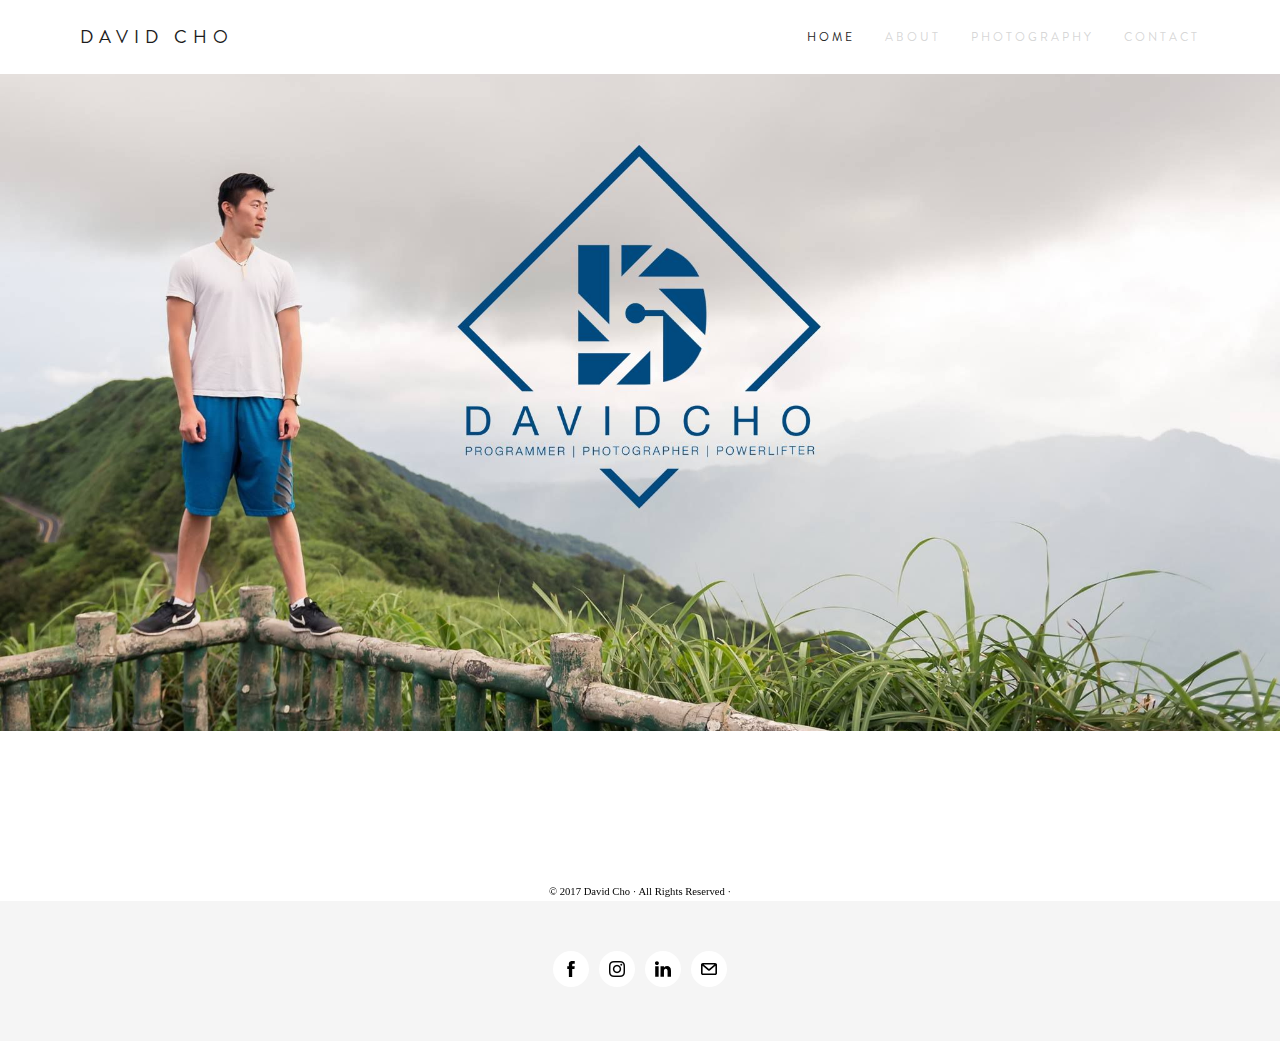
<file: index.html>
<!DOCTYPE html>
<html>
<head>
    <title>DAVID CHO</title>
    <meta name="viewport" content="width=device-width,initial-scale=1">
    <link href='css/nav.css' rel='stylesheet' type='text/css' media="screen">
    <link href='css/footer.css' rel='stylesheet' type='text/css' media="screen">
    <link href='css/base.css' rel='stylesheet' type='text/css' media="screen">
    <link href='css/home.css' rel='stylesheet' type='text/css' media="screen">

    <link rel="icon" href="images/favicon.ico">
    <script type="text/javascript" src="js/jquery-3.1.1.min.js"></script>
    <script>
        (function(i,s,o,g,r,a,m){i['GoogleAnalyticsObject']=r;i[r]=i[r]||function(){
        (i[r].q=i[r].q||[]).push(arguments)},i[r].l=1*new Date();a=s.createElement(o),
        m=s.getElementsByTagName(o)[0];a.async=1;a.src=g;m.parentNode.insertBefore(a,m)
        })(window,document,'script','https://www.google-analytics.com/analytics.js','ga');
        ga('create', 'UA-97316150-1', 'auto');
        ga('send', 'pageview');
    </script>
</head>
<body class="has-nav" style="margin: 0">
    <!-- MOBILE NAVIGATION -->
    <!-- SITE WRAPPER -->
    <div class="site-wrapper" id="site-wrapper">
        <div class="site-inner-wrapper">
            <!-- HEADER -->
            <!-- CONTENT INJECTION HERE -->
            <section>
                <div class="fluid-image-resize" style="background-image: url('images/home.jpg')"></div>
            </section>
            <!-- FOOTER -->
            <!-- COPYRIGHT -->
        </div>
    </div> 
    <script src="js/main.js"></script>
</body>
</html>
</file>
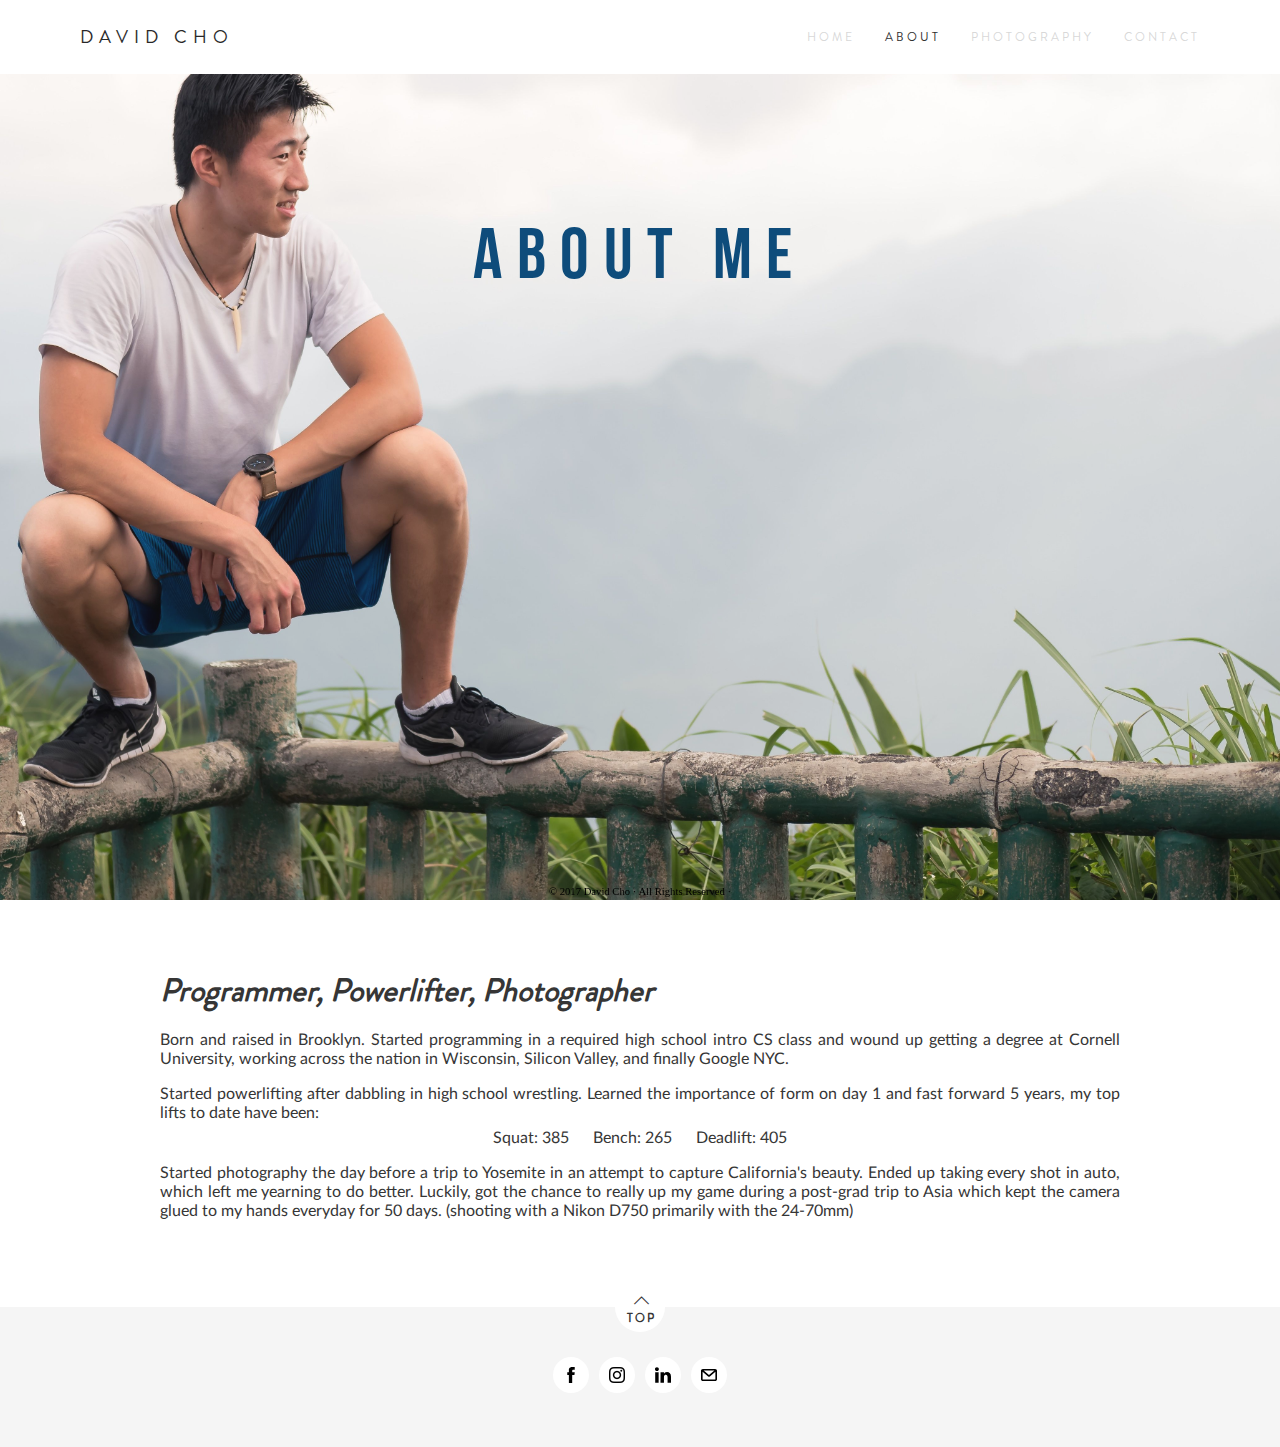
<file: about.html>
<!DOCTYPE html>
<html>
<head>
    <title>About &mdash; DAVID CHO</title>
    <meta name="viewport" content="width=device-width,initial-scale=1">
    <link href='css/nav.css' rel='stylesheet' type='text/css' media="screen">
    <link href='css/footer.css' rel='stylesheet' type='text/css' media="screen">
    <link href='css/base.css' rel='stylesheet' type='text/css' media="screen">

    <link href='css/about.css' rel='stylesheet' type='text/css' media="screen">

    <link rel="icon" href="images/favicon.ico">
    <script type="text/javascript" src="js/jquery-3.1.1.min.js"></script>
</head>
<body class="has-nav">
    <!-- MOBILE NAVIGATION -->
    <!-- SITE WRAPPER -->
    <div class="site-wrapper" id="site-wrapper">
        <div class="site-inner-wrapper">
            <!-- HEADER -->
        </div>
    </div> 
    
    <div class="caption">
        <span class="border">ABOUT ME</span>
    </div>

    <div class="content">
        <h1>Programmer, Powerlifter, Photographer</h1>
        <p>Born and raised in Brooklyn. Started programming in a required high school intro CS class and wound up getting a degree at Cornell University, working across the nation in Wisconsin, Silicon Valley, and finally Google NYC.</p>
        <p>Started powerlifting after dabbling in high school wrestling. Learned the importance of form on day 1 and fast forward 5 years, my top lifts to date have been:<br>
        </p>
        <div>
            <span>
                Squat: 385 &nbsp&nbsp&nbsp&nbsp
                Bench: 265 &nbsp&nbsp&nbsp&nbsp
                Deadlift: 405
            </span>
        </div>
        <p>Started photography the day before a trip to Yosemite in an attempt to capture California's beauty. Ended up taking every shot in auto, which left me yearning to do better. Luckily, got the chance to really up my game during a post-grad trip to Asia which kept the camera glued to my hands everyday for 50 days. (shooting with a Nikon D750 primarily with the 24-70mm)</p>
    </div>
    <!-- FOOTER -->
    <!-- COPYRIGHT -->
    <script src="js/main.js"></script>
</body>
</html>
</file>
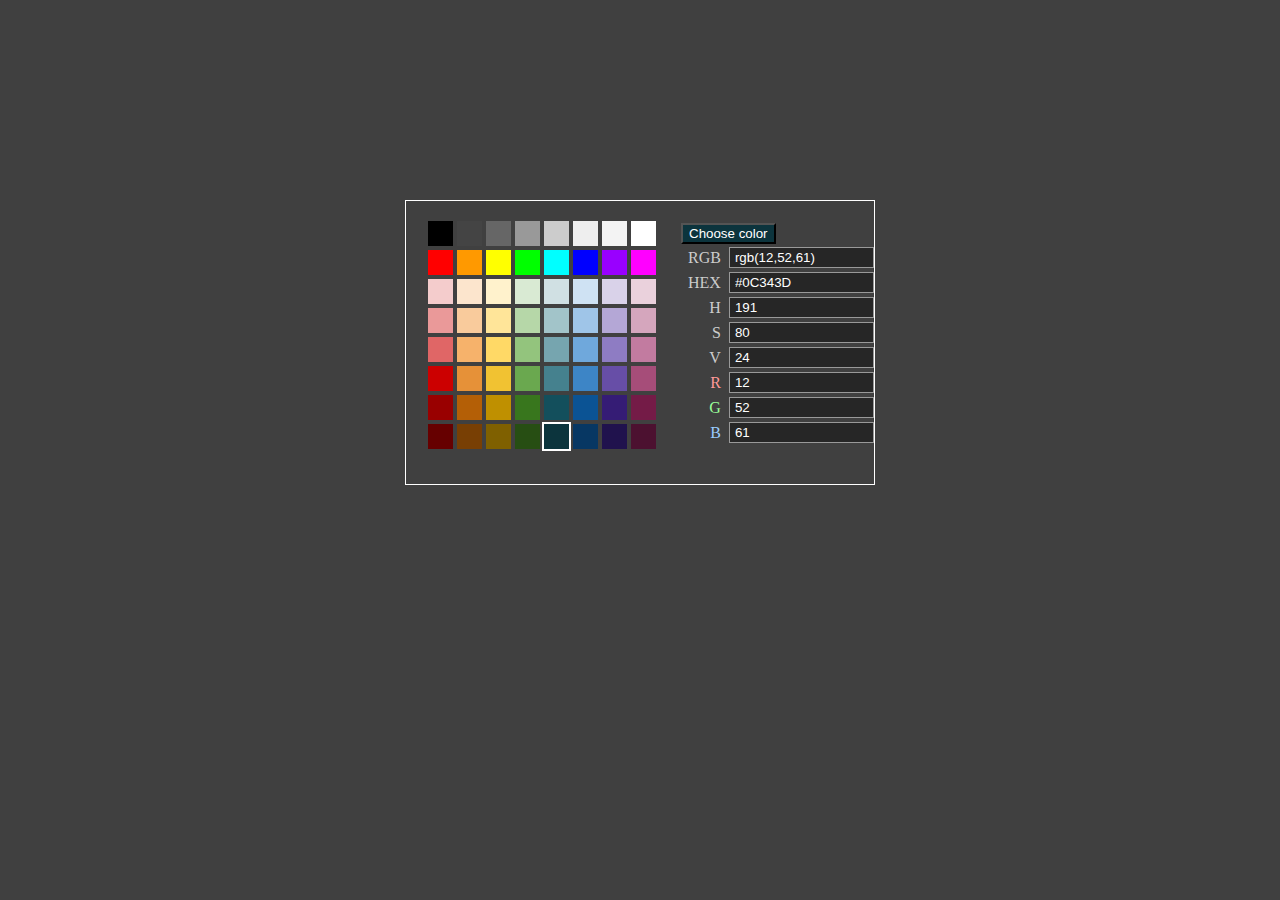
<file: colors.html>
<!DOCTYPE html>
<html>
<head>
	<title>Colors</title>
	<script src="colors-src/jscolor.js"></script>
	<link href='colors-src/home.css' rel='stylesheet' type='text/css' media="screen">
</head>
<body>
	<div id="center">
	<div id='jotspotColors'></div>
	<div id="demo-app">
		
		<div class="panel bgcolor">
			<button id="bgcolor-button">Choose color</button>
			<table>
				<tbody>
					<tr>
						<th>RGB</th>
						<td><input id="bgcolor-rgb" onchange="setString(this.value)"></td>
					</tr>
					<tr>
						<th>HEX</th>
						<td>
							<input id="bgcolor-hex" onchange="setString(this.value)">
						</td>
					</tr>
					<tr>
						<th>H</th>
						<td>
							<input id="bgcolor-hue" class="short" onchange="setHSV(this.value, null, null)">
						</td>
					</tr>
					<tr>
						<th>S</th>
						<td>
							<input id="bgcolor-sat" class="short" onchange="setHSV(null, this.value, null)">
						</td>
					</tr>
					<tr>
						<th>V</th>
						<td>
							<input id="bgcolor-val" class="short" onchange="setHSV(null, null, this.value)">
						</td>
					</tr>
					<tr class="red">
						<th>R</th>
						<td>
							<input id="bgcolor-red" class="short" onchange="setRGB(this.value, null, null)">
						</td>
					</tr>
					<tr class="grn">
						<th>G</th>
						<td>
							<input id="bgcolor-grn" class="short" onchange="setRGB(null, this.value, null)">
						</td>
					</tr>
					<tr class="blu">
						<th>B</th>
						<td>
							<input id="bgcolor-blu" class="short" onchange="setRGB(null, null, this.value)">
						</td>
					</tr>
				</tbody>
			</table>
		</div>
	</div>
	</div>

	<script>
		if (!String.prototype.format) {
		  String.prototype.format = function() {
		    var args = arguments;
		    return this.replace(/{(\d+)}/g, function(match, number) { 
		      return typeof args[number] != 'undefined' ? args[number] : match
		      ;
		    });
		  };
		}

		var COLORS = [
			[0, 0, 0],
			[68, 68, 68],
			[102, 102, 102],
			[153, 153, 153],
			[204, 204, 204],
			[238, 238, 238],
			[243, 243, 243],
			[255, 255, 255],
			[255, 0, 0],
			[255, 153, 0],
			[255, 255, 0],
			[0, 255, 0],
			[0, 255, 255],
			[0, 0, 255],
			[153, 0, 255],
			[255, 0, 255],
			[244, 204, 204],
			[252, 229, 205],
			[255, 242, 204],
			[217, 234, 211],
			[208, 224, 227],
			[207, 226, 243],
			[217, 210, 233],
			[234, 209, 220],
			[234, 153, 153],
			[249, 203, 156],
			[255, 229, 153],
			[182, 215, 168],
			[162, 196, 201],
			[159, 197, 232],
			[180, 167, 214],
			[213, 166, 189],
			[224, 102, 102],
			[246, 178, 107],
			[255, 217, 102],
			[147, 196, 125],
			[118, 165, 175],
			[111, 168, 220],
			[142, 124, 195],
			[194, 123, 160],
			[204, 0, 0],
			[230, 145, 56],
			[241, 194, 50],
			[106, 168, 79],
			[69, 129, 142],
			[61, 133, 198],
			[103, 78, 167],
			[166, 77, 121],
			[153, 0, 0],
			[180, 95, 6],
			[191, 144, 0],
			[56, 118, 29],
			[19, 79, 92],
			[11, 83, 148],
			[53, 28, 117],
			[116, 27, 71],
			[102, 0, 0],
			[120, 63, 4],
			[127, 96, 0],
			[39, 78, 19],
			[12, 52, 61],
			[7, 55, 99],
			[32, 18, 77],
			[76, 17, 48]
		];

		function rgbToHsv(rgb) {
			var r = rgb[0] / 255.0;
			var g = rgb[1] / 255.0;
			var b = rgb[2] / 255.0;

			var cmax = Math.max(r, g, b);
			var cmin = Math.min(r, g, b);
			var delta = cmax - cmin;

			var h,s,v;
			if (delta == 0) {
				h = 0;
			} else if (cmax == r) {
				h = ((g - b) / delta) % 6;
				if (h < 0) {
					h += 6;
				}
			} else if (cmax == g) {
				h = (b - r) / delta + 2;
			} else {
				h = (r - g) / delta + 4;
			}
			h = Math.round(h * 60);
			s = Math.round(cmax == 0 ? 0 : (delta / cmax) * 100)
			v = Math.round(cmax * 100) 

			return [h, s, v];
		}

		var HSV_COLORS = COLORS.map(rgbToHsv);

		var options = {
			valueElement: null,
			width: 300,
			height: 120,
			sliderSize: 20,
			position: 'top',
			borderColor: '#CCC',
			insetColor: '#CCC',
			backgroundColor: '#202020'
		};

		var bgcolor = new jscolor('bgcolor-button', options);
		bgcolor.onFineChange = "update('bgcolor')";

		bgcolor.fromString(getRgbStyle(COLORS[Math.floor(Math.random() * COLORS.length)]));

		function getRgbStyle(rgb) {
			return 'rgb({0},{1},{2})'.format(rgb[0], rgb[1], rgb[2]);
		}

		function init() {
			var jotspotColors = document.getElementById('jotspotColors');
			for (var i = 0; i < COLORS.length; i++) {
				var colorDiv = document.createElement('div');
				colorDiv.classList.add('jotspotColor');
				colorDiv.style.backgroundColor = getRgbStyle(COLORS[i]);
				colorDiv.id = 'color-' + i;

				if (i % 8 == 0) {
					colorDiv.style.clear = 'right';
				}
				jotspotColors.appendChild(colorDiv);

				colorDiv.addEventListener("click", function() {
					bgcolor.fromString(this.style.backgroundColor);
					update()
				});
			}
		}

		init();

		var lastChosen = null;

		function update() {
			document.getElementById('bgcolor-rgb').value = bgcolor.toRGBString();
			document.getElementById('bgcolor-hex').value = bgcolor.toHEXString();

			document.getElementById('bgcolor-hue').value = Math.round(bgcolor.hsv[0]);
			document.getElementById('bgcolor-sat').value = Math.round(bgcolor.hsv[1]);
			document.getElementById('bgcolor-val').value = Math.round(bgcolor.hsv[2]);

			document.getElementById('bgcolor-red').value = Math.round(bgcolor.rgb[0]);
			document.getElementById('bgcolor-grn').value = Math.round(bgcolor.rgb[1]);
			document.getElementById('bgcolor-blu').value = Math.round(bgcolor.rgb[2]);

			var id = 'color-' + findClosestMatch(bgcolor.hsv);
			console.log(document.getElementById(id).style.backgroundColor);
			document.getElementById(id).classList.add('closestMatch');
			if (lastChosen != null && lastChosen != id) {
				document.getElementById(lastChosen).classList.remove('closestMatch');
			}
			lastChosen = id;
		}

		function setHSV (h, s, v) {
			bgcolor.fromHSV(h, s, v);
			update();
		}

		function setRGB (r, g, b) {
			bgcolor.fromRGB(r, g, b);
			update();
		}

		function setString (str) {
			bgcolor.fromString(str);
			update();
		}

		update('bgcolor');

		function distance(colorA, colorB) {
			var weights = [0.475, 0.2875, 0.2375];
			var sum = 0.0;
			for (var i = 0; i < 3; i++) {
				sum += Math.pow(colorA[i] - colorB[i], 2) * weights[i];
			}
			return sum;
		}

		function findClosestMatch(hsv) {
			return HSV_COLORS.map(function(c) { return distance(c, hsv)})
				.reduce((iMin, x, i, arr) => x < arr[iMin] ? i : iMin, 0);
		}
	</script>
</body>
</html>
</file>
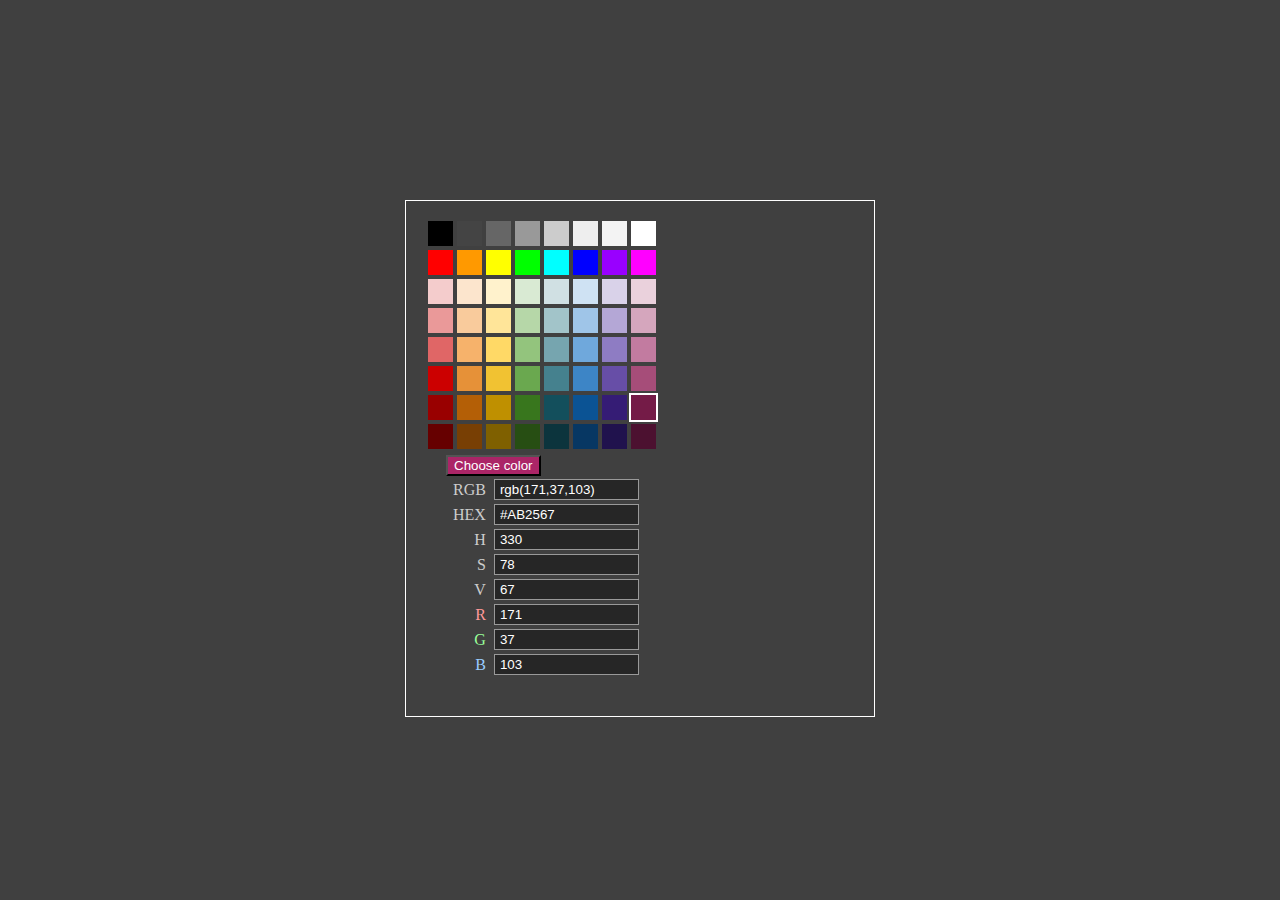
<file: home.html>
<!DOCTYPE html>
<html>
<head>
	<title>Colors</title>
	<!-- <script type="text/javascript" src="colors.js"></script> -->
	<script src="jscolor.js"></script>
	<link href='home.css' rel='stylesheet' type='text/css' media="screen">
</head>
<body>
	<div id="center">
	<div id='jotspotColors'></div>
	<div id="demo-app">
		
		<div class="panel bgcolor">
			<button id="bgcolor-button">Choose color</button>
			<table>
				<tbody>
					<tr>
						<th>RGB</th>
						<td><input id="bgcolor-rgb" onchange="setString(this.value)"></td>
					</tr>
					<tr>
						<th>HEX</th>
						<td>
							<input id="bgcolor-hex" onchange="setString(this.value)">
						</td>
					</tr>
					<tr>
						<th>H</th>
						<td>
							<input id="bgcolor-hue" class="short" onchange="setHSV(this.value, null, null)">
						</td>
					</tr>
					<tr>
						<th>S</th>
						<td>
							<input id="bgcolor-sat" class="short" onchange="setHSV(null, this.value, null)">
						</td>
					</tr>
					<tr>
						<th>V</th>
						<td>
							<input id="bgcolor-val" class="short" onchange="setHSV(null, null, this.value)">
						</td>
					</tr>
					<tr class="red">
						<th>R</th>
						<td>
							<input id="bgcolor-red" class="short" onchange="setRGB(this.value, null, null)">
						</td>
					</tr>
					<tr class="grn">
						<th>G</th>
						<td>
							<input id="bgcolor-grn" class="short" onchange="setRGB(null, this.value, null)">
						</td>
					</tr>
					<tr class="blu">
						<th>B</th>
						<td>
							<input id="bgcolor-blu" class="short" onchange="setRGB(null, null, this.value)">
						</td>
					</tr>
				</tbody>
			</table>
		</div>
	</div>
	</div>

	<script>
		if (!String.prototype.format) {
		  String.prototype.format = function() {
		    var args = arguments;
		    return this.replace(/{(\d+)}/g, function(match, number) { 
		      return typeof args[number] != 'undefined' ? args[number] : match
		      ;
		    });
		  };
		}

		var COLORS = [
			[0, 0, 0],
			[68, 68, 68],
			[102, 102, 102],
			[153, 153, 153],
			[204, 204, 204],
			[238, 238, 238],
			[243, 243, 243],
			[255, 255, 255],
			[255, 0, 0],
			[255, 153, 0],
			[255, 255, 0],
			[0, 255, 0],
			[0, 255, 255],
			[0, 0, 255],
			[153, 0, 255],
			[255, 0, 255],
			[244, 204, 204],
			[252, 229, 205],
			[255, 242, 204],
			[217, 234, 211],
			[208, 224, 227],
			[207, 226, 243],
			[217, 210, 233],
			[234, 209, 220],
			[234, 153, 153],
			[249, 203, 156],
			[255, 229, 153],
			[182, 215, 168],
			[162, 196, 201],
			[159, 197, 232],
			[180, 167, 214],
			[213, 166, 189],
			[224, 102, 102],
			[246, 178, 107],
			[255, 217, 102],
			[147, 196, 125],
			[118, 165, 175],
			[111, 168, 220],
			[142, 124, 195],
			[194, 123, 160],
			[204, 0, 0],
			[230, 145, 56],
			[241, 194, 50],
			[106, 168, 79],
			[69, 129, 142],
			[61, 133, 198],
			[103, 78, 167],
			[166, 77, 121],
			[153, 0, 0],
			[180, 95, 6],
			[191, 144, 0],
			[56, 118, 29],
			[19, 79, 92],
			[11, 83, 148],
			[53, 28, 117],
			[116, 27, 71],
			[102, 0, 0],
			[120, 63, 4],
			[127, 96, 0],
			[39, 78, 19],
			[12, 52, 61],
			[7, 55, 99],
			[32, 18, 77],
			[76, 17, 48]
		];

		function rgbToHsv(rgb) {
			var r = rgb[0] / 255.0;
			var g = rgb[1] / 255.0;
			var b = rgb[2] / 255.0;

			var cmax = Math.max(r, g, b);
			var cmin = Math.min(r, g, b);
			var delta = cmax - cmin;

			var h,s,v;
			if (delta == 0) {
				h = 0;
			} else if (cmax == r) {
				h = ((g - b) / delta) % 6;
				if (h < 0) {
					h += 6;
				}
			} else if (cmax == g) {
				h = (b - r) / delta + 2;
			} else {
				h = (r - g) / delta + 4;
			}
			h = Math.round(h * 60);
			s = Math.round(cmax == 0 ? 0 : (delta / cmax) * 100)
			v = Math.round(cmax * 100) 

			return [h, s, v];
		}

		var HSV_COLORS = COLORS.map(rgbToHsv);

		var options = {
			valueElement: null,
			width: 300,
			height: 120,
			sliderSize: 20,
			position: 'top',
			borderColor: '#CCC',
			insetColor: '#CCC',
			backgroundColor: '#202020'
		};

		var bgcolor = new jscolor('bgcolor-button', options);
		bgcolor.onFineChange = "update('bgcolor')";
		bgcolor.fromString('AB2567');

		function init() {
			var jotspotColors = document.getElementById('jotspotColors');
			for (var i = 0; i < COLORS.length; i++) {
				c = COLORS[i];
				var colorDiv = document.createElement('div');
				colorDiv.classList.add('jotspotColor');
				colorDiv.style.backgroundColor = 'rgb({0},{1},{2})'.format(c[0], c[1], c[2]);
				colorDiv.id = 'color-' + i;

				if (i % 8 == 0) {
					colorDiv.style.clear = 'right';
				}
				jotspotColors.appendChild(colorDiv);

				colorDiv.addEventListener("click", function() {
					bgcolor.fromString(this.style.backgroundColor);
					update()
				});
			}
		}

		init();

		var lastChosen = null;

		function update() {
			document.getElementById('bgcolor-rgb').value = bgcolor.toRGBString();
			document.getElementById('bgcolor-hex').value = bgcolor.toHEXString();

			document.getElementById('bgcolor-hue').value = Math.round(bgcolor.hsv[0]);
			document.getElementById('bgcolor-sat').value = Math.round(bgcolor.hsv[1]);
			document.getElementById('bgcolor-val').value = Math.round(bgcolor.hsv[2]);

			document.getElementById('bgcolor-red').value = Math.round(bgcolor.rgb[0]);
			document.getElementById('bgcolor-grn').value = Math.round(bgcolor.rgb[1]);
			document.getElementById('bgcolor-blu').value = Math.round(bgcolor.rgb[2]);

			var id = 'color-' + findClosestMatch(bgcolor.hsv);
			console.log(document.getElementById(id).style.backgroundColor);
			document.getElementById(id).classList.add('closestMatch');
			if (lastChosen != null && lastChosen != id) {
				document.getElementById(lastChosen).classList.remove('closestMatch');
			}
			lastChosen = id;
		}

		function setHSV (h, s, v) {
			bgcolor.fromHSV(h, s, v);
			update();
		}

		function setRGB (r, g, b) {
			bgcolor.fromRGB(r, g, b);
			update();
		}

		function setString (str) {
			bgcolor.fromString(str);
			update();
		}

		update('bgcolor');

		function distance(colorA, colorB) {
			var weights = [0.475, 0.2875, 0.2375];
			var sum = 0.0;
			for (var i = 0; i < 3; i++) {
				sum += Math.pow(colorA[i] - colorB[i], 2) * weights[i];
			}
			return sum;
		}

		function findClosestMatch(hsv) {
			return HSV_COLORS.map(function(c) { return distance(c, hsv)})
				.reduce((iMin, x, i, arr) => x < arr[iMin] ? i : iMin, 0);
		}
	</script>
</body>
</html>
</file>
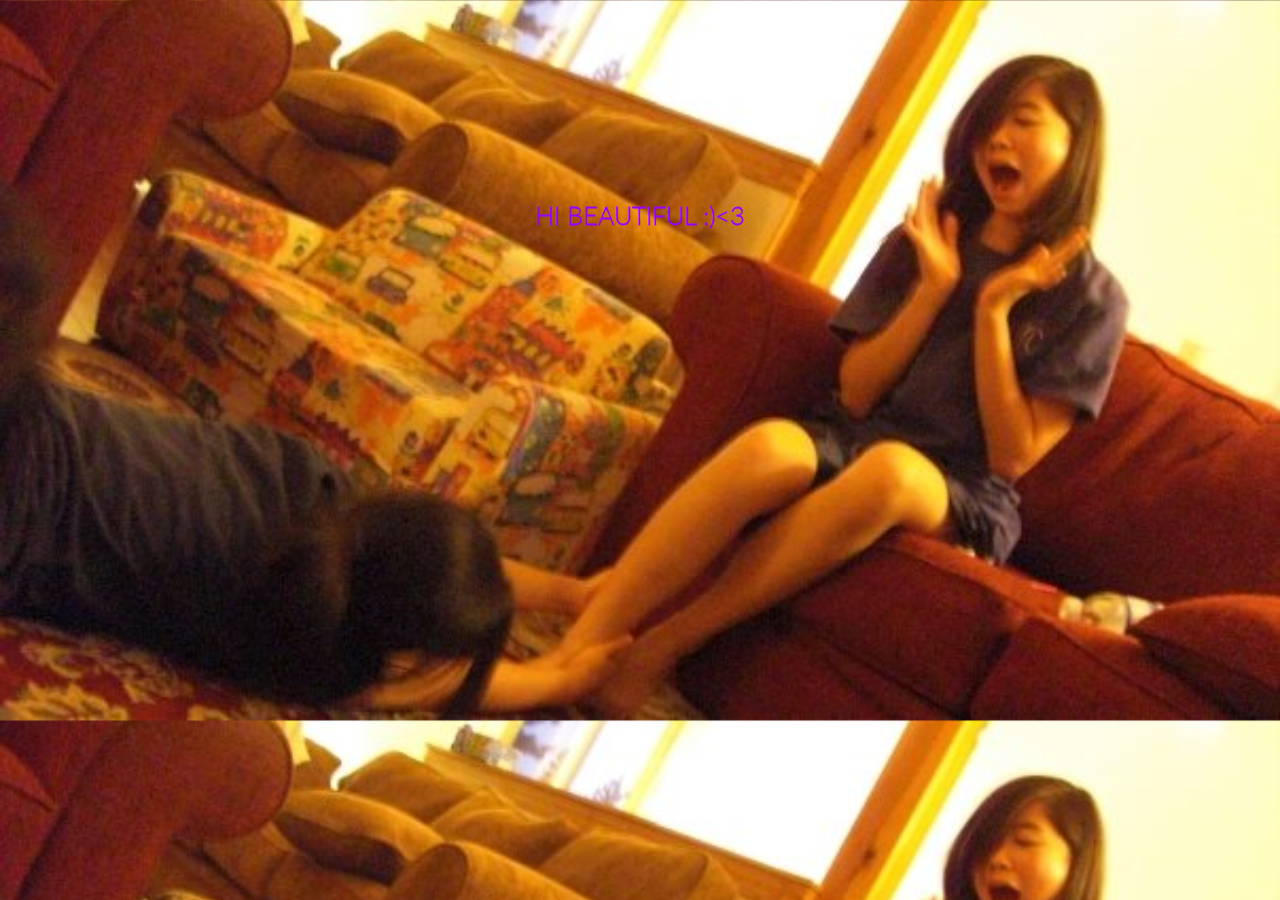
<file: pamela.html>
<!DOCTYPE html>
<html>
<head>
	<title></title>
	<style>
		@font-face {
		    font-family: 'lato-thin';
		    src: url('fonts/Lato-Thin.ttf');
		}

		body {
			background-color: #9FC5E8;
			color: #9900FF;
			margin: auto;
			text-align: center;
		}
		div {
			margin-top: 200px;
			font-family: 'lato-thin';
			font-size: 25px;
			font-weight: bold;
		}
		body {
			background: url('pamela.jpg');
			background-size: 100%;
		}
	</style>
</head>
<body>
	<div>HI BEAUTIFUL :)<3</div>
</body>
</html>
</file>
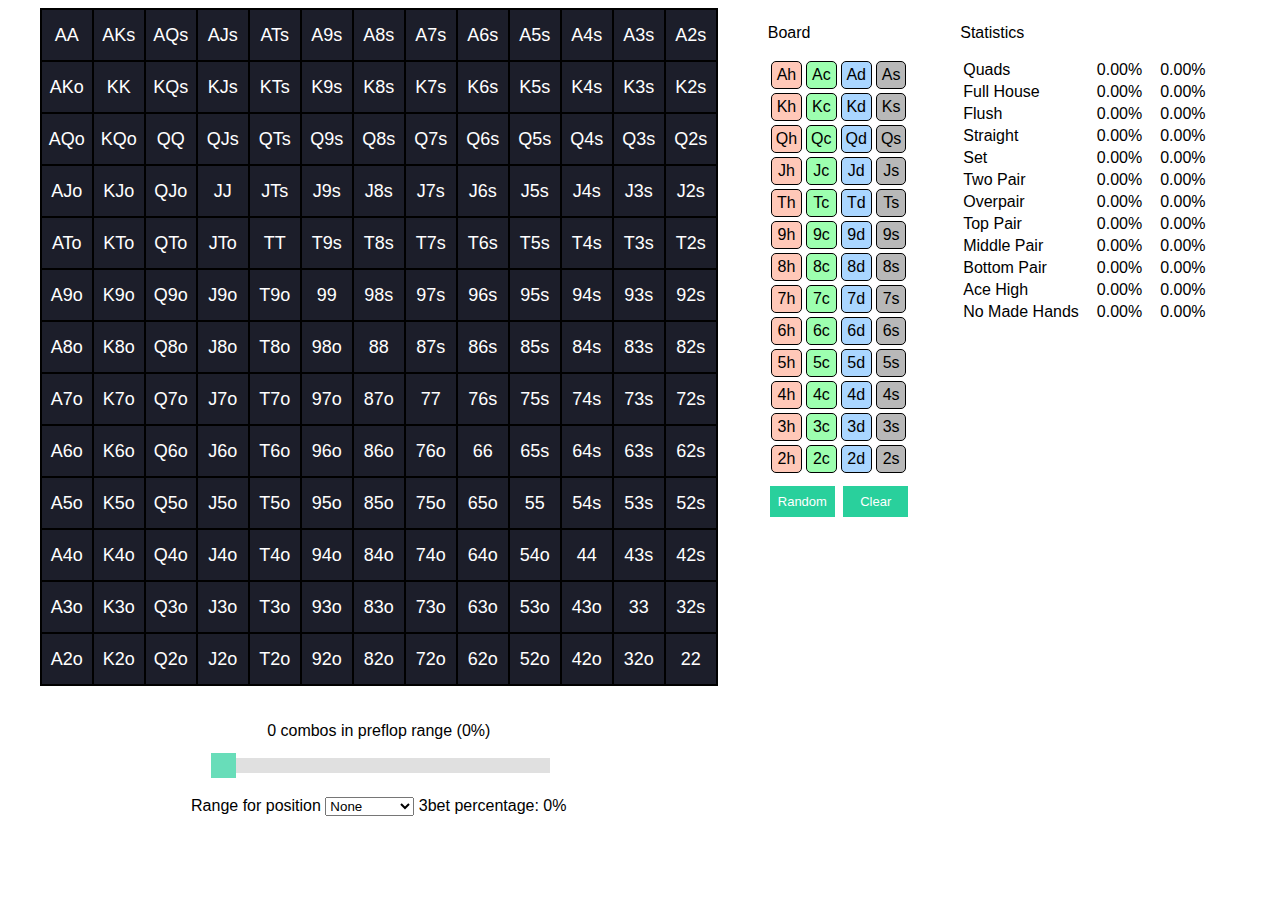
<file: poker.html>
<!DOCTYPE html>
<html>
<head>
	<link rel="stylesheet" type="text/css" href="css/poker.css">
	<script type="text/javascript" src="js/poker.js"></script>
	<title>Poker</title>
</head>
<body>
	<div class="body">
		<div class="container">
			<table id="allHoleCards"></table>
			<div class="slidecontainer">
				<p>
					<span id="totalCombosSelected">0</span>
					combos in preflop range
					(<span id="rangePercent">0</span>%)
				</p>
				<input type="range" min="0" max="100" value="0" class="slider" id="rangeSlider">
			</div>
			<div id="positionContainer">
				<span>Range for position</span>
				<select id="position">
					<option value="none">None</option>
					<option value="utg">UTG</option>
					<option value="hj">HJ</option>
					<option value="co">CO</option>
					<option value="button">Button</option>
					<option value="smallblind">Small Blind</option>
				</select>
				3bet percentage: <span id="threebetPercent">0</span>%
			</div>
		</div>

		<div class="container">
			<p>Board</p>
			<table id="flopCards"></table>

			<button id="randomButton">Random</button>
			<button id="clearButton">Clear</button>
		</div>

		<div id="statisticsContainer">
			<p>Statistics</p>
			<table class="percents">
				<tr>
					<td>Quads</td>
					<td><span id="percentQuads">0.00</span>%</td>
					<td><span id="cumulativeQuads">0.00</span>%</td>
				</tr>
				<tr>
					<td>Full House</td>
					<td><span id="percentFullHouse">0.00</span>%</td>
					<td><span id="cumulativeFullHouse">0.00</span>%</td>
				</tr>
				<tr>
					<td>Flush</td>
					<td><span id="percentFlush">0.00</span>%</td>
					<td><span id="cumulativeFlush">0.00</span>%</td>
				</tr>
				<tr>
					<td>Straight</td>
					<td><span id="percentStraight">0.00</span>%</td>
					<td><span id="cumulativeStraight">0.00</span>%</td>
				</tr>
				<tr>
					<td>Set</td>
					<td><span id="percentSet">0.00</span>%</td>
					<td><span id="cumulativeSet">0.00</span>%</td>
				</tr>
				<tr>
					<td>Two Pair</td>
					<td><span id="percentTwoPair">0.00</span>%</td>
					<td><span id="cumulativeTwoPair">0.00</span>%</td>
				</tr>
				<tr>
					<td>Overpair</td>
					<td><span id="percentOverpair">0.00</span>%</td>
					<td><span id="cumulativeOverpair">0.00</span>%</td>
				</tr>
				<tr>
					<td>Top Pair</td>
					<td><span id="percentTopPair">0.00</span>%</td>
					<td><span id="cumulativeTopPair">0.00</span>%</td>
				</tr>
				<tr>
					<td>Middle Pair</td>
					<td><span id="percentMiddlePair">0.00</span>%</td>
					<td><span id="cumulativeMiddlePair">0.00</span>%</td>
				</tr>
				<tr>
					<td>Bottom Pair</td>
					<td><span id="percentBottomPair">0.00</span>%</td>
					<td><span id="cumulativeBottomPair">0.00</span>%</td>
				</tr>
				<tr>
					<td>Ace High</td>
					<td><span id="percentAceHigh">0.00</span>%</td>
					<td><span id="cumulativeAceHigh">0.00</span>%</td>
				</tr>
				<tr>
					<td>No Made Hands</td>
					<td><span id="percentNoMadeHands">0.00</span>%</td>
					<td><span id="cumulativeNoMadeHands">0.00</span>%</td>
				</tr>
			</table>
		</div>
	</div>
</body>
</html>
</file>
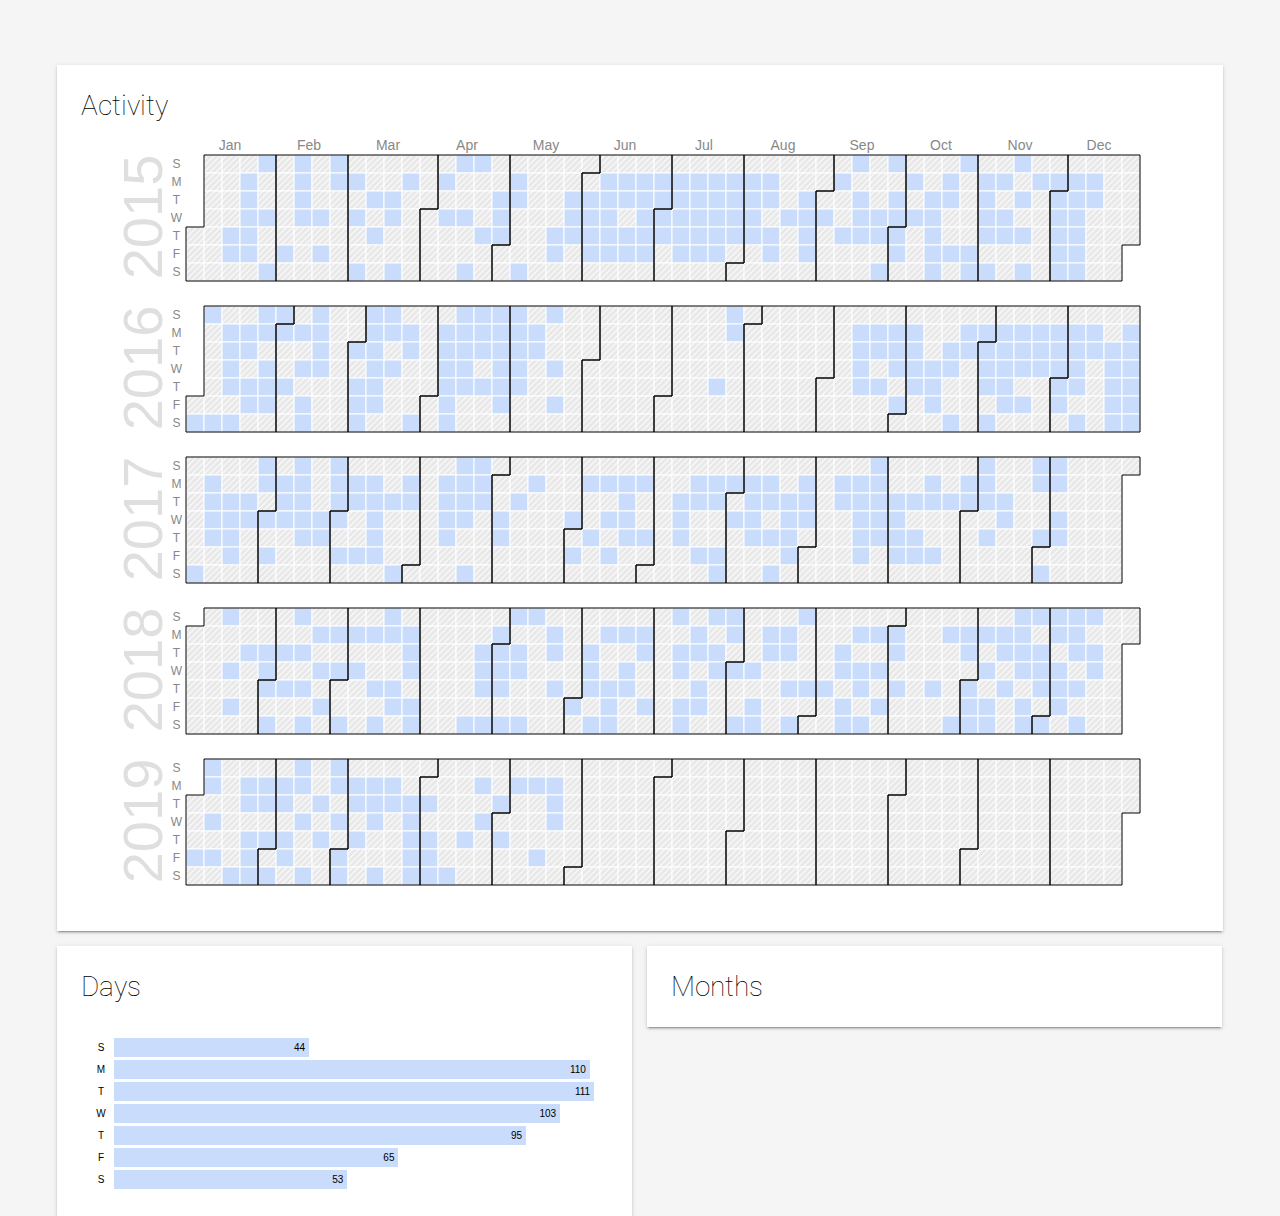
<file: workouts.html>
<!DOCTYPE html>
<html>
<head>
	<title>Workouts</title>
	<link href='workouts/css/style.css' rel='stylesheet' type='text/css' media="screen">
	<script type="text/javascript" src="workouts/js/script.js"></script>
</head>
<body>
	<div class="card first">
		<div class="card-title">
			Activity
		</div>
		<div id="activity"></div>
	</div>
	<div class="card-div">
		<div class="card half">
			<div class="card-title">
				Days
			</div>
			<!-- <div id="days"></div> -->
			<div class="chart">
				<div class="axis"></div>
				<div class="bars"></div>
			</div>
		</div>
		<div class="card half">
			<div class="card-title">
				Months
			</div>
			<div id="monthsChart"></div>
		</div>
		
	</div>

	<script type="text/javascript" src="workouts/js/d3.min.js"></script>
	<script type="text/javascript" src="workouts/js/script.js"></script>
</body>
</html>
</file>
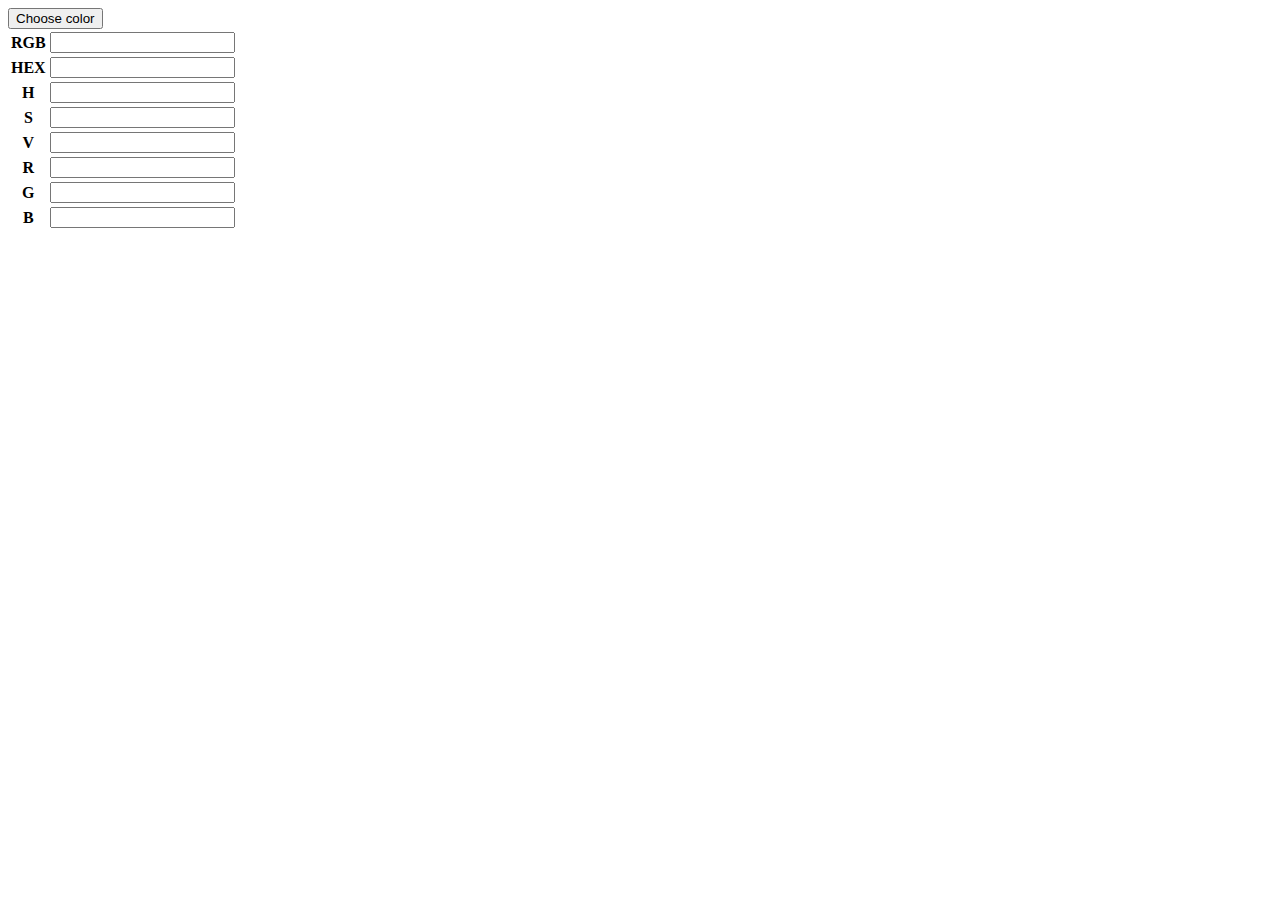
<file: colors/colors.html>
<!DOCTYPE html>
<html>
<head>
	<title>Colors</title>
	<script src="//dev.dcho.biz/jscolor.js"></script>
	<link href='//dev.dcho.biz/home.css' rel='stylesheet' type='text/css' media="screen">
</head>
<body>
	<div id="center">
	<div id='jotspotColors'></div>
	<div id="demo-app">
		
		<div class="panel bgcolor">
			<button id="bgcolor-button">Choose color</button>
			<table>
				<tbody>
					<tr>
						<th>RGB</th>
						<td><input id="bgcolor-rgb" onchange="setString(this.value)"></td>
					</tr>
					<tr>
						<th>HEX</th>
						<td>
							<input id="bgcolor-hex" onchange="setString(this.value)">
						</td>
					</tr>
					<tr>
						<th>H</th>
						<td>
							<input id="bgcolor-hue" class="short" onchange="setHSV(this.value, null, null)">
						</td>
					</tr>
					<tr>
						<th>S</th>
						<td>
							<input id="bgcolor-sat" class="short" onchange="setHSV(null, this.value, null)">
						</td>
					</tr>
					<tr>
						<th>V</th>
						<td>
							<input id="bgcolor-val" class="short" onchange="setHSV(null, null, this.value)">
						</td>
					</tr>
					<tr class="red">
						<th>R</th>
						<td>
							<input id="bgcolor-red" class="short" onchange="setRGB(this.value, null, null)">
						</td>
					</tr>
					<tr class="grn">
						<th>G</th>
						<td>
							<input id="bgcolor-grn" class="short" onchange="setRGB(null, this.value, null)">
						</td>
					</tr>
					<tr class="blu">
						<th>B</th>
						<td>
							<input id="bgcolor-blu" class="short" onchange="setRGB(null, null, this.value)">
						</td>
					</tr>
				</tbody>
			</table>
		</div>
	</div>
	</div>

	<script>
		if (!String.prototype.format) {
		  String.prototype.format = function() {
		    var args = arguments;
		    return this.replace(/{(\d+)}/g, function(match, number) { 
		      return typeof args[number] != 'undefined' ? args[number] : match
		      ;
		    });
		  };
		}

		var COLORS = [
			[0, 0, 0],
			[68, 68, 68],
			[102, 102, 102],
			[153, 153, 153],
			[204, 204, 204],
			[238, 238, 238],
			[243, 243, 243],
			[255, 255, 255],
			[255, 0, 0],
			[255, 153, 0],
			[255, 255, 0],
			[0, 255, 0],
			[0, 255, 255],
			[0, 0, 255],
			[153, 0, 255],
			[255, 0, 255],
			[244, 204, 204],
			[252, 229, 205],
			[255, 242, 204],
			[217, 234, 211],
			[208, 224, 227],
			[207, 226, 243],
			[217, 210, 233],
			[234, 209, 220],
			[234, 153, 153],
			[249, 203, 156],
			[255, 229, 153],
			[182, 215, 168],
			[162, 196, 201],
			[159, 197, 232],
			[180, 167, 214],
			[213, 166, 189],
			[224, 102, 102],
			[246, 178, 107],
			[255, 217, 102],
			[147, 196, 125],
			[118, 165, 175],
			[111, 168, 220],
			[142, 124, 195],
			[194, 123, 160],
			[204, 0, 0],
			[230, 145, 56],
			[241, 194, 50],
			[106, 168, 79],
			[69, 129, 142],
			[61, 133, 198],
			[103, 78, 167],
			[166, 77, 121],
			[153, 0, 0],
			[180, 95, 6],
			[191, 144, 0],
			[56, 118, 29],
			[19, 79, 92],
			[11, 83, 148],
			[53, 28, 117],
			[116, 27, 71],
			[102, 0, 0],
			[120, 63, 4],
			[127, 96, 0],
			[39, 78, 19],
			[12, 52, 61],
			[7, 55, 99],
			[32, 18, 77],
			[76, 17, 48]
		];

		function rgbToHsv(rgb) {
			var r = rgb[0] / 255.0;
			var g = rgb[1] / 255.0;
			var b = rgb[2] / 255.0;

			var cmax = Math.max(r, g, b);
			var cmin = Math.min(r, g, b);
			var delta = cmax - cmin;

			var h,s,v;
			if (delta == 0) {
				h = 0;
			} else if (cmax == r) {
				h = ((g - b) / delta) % 6;
				if (h < 0) {
					h += 6;
				}
			} else if (cmax == g) {
				h = (b - r) / delta + 2;
			} else {
				h = (r - g) / delta + 4;
			}
			h = Math.round(h * 60);
			s = Math.round(cmax == 0 ? 0 : (delta / cmax) * 100)
			v = Math.round(cmax * 100) 

			return [h, s, v];
		}

		var HSV_COLORS = COLORS.map(rgbToHsv);

		var options = {
			valueElement: null,
			width: 300,
			height: 120,
			sliderSize: 20,
			position: 'top',
			borderColor: '#CCC',
			insetColor: '#CCC',
			backgroundColor: '#202020'
		};

		var bgcolor = new jscolor('bgcolor-button', options);
		bgcolor.onFineChange = "update('bgcolor')";

		bgcolor.fromString(getRgbStyle(COLORS[Math.floor(Math.random() * COLORS.length)]));

		function getRgbStyle(rgb) {
			return 'rgb({0},{1},{2})'.format(rgb[0], rgb[1], rgb[2]);
		}

		function init() {
			var jotspotColors = document.getElementById('jotspotColors');
			for (var i = 0; i < COLORS.length; i++) {
				var colorDiv = document.createElement('div');
				colorDiv.classList.add('jotspotColor');
				colorDiv.style.backgroundColor = getRgbStyle(COLORS[i]);
				colorDiv.id = 'color-' + i;

				if (i % 8 == 0) {
					colorDiv.style.clear = 'right';
				}
				jotspotColors.appendChild(colorDiv);

				colorDiv.addEventListener("click", function() {
					bgcolor.fromString(this.style.backgroundColor);
					update()
				});
			}
		}

		init();

		var lastChosen = null;

		function update() {
			document.getElementById('bgcolor-rgb').value = bgcolor.toRGBString();
			document.getElementById('bgcolor-hex').value = bgcolor.toHEXString();

			document.getElementById('bgcolor-hue').value = Math.round(bgcolor.hsv[0]);
			document.getElementById('bgcolor-sat').value = Math.round(bgcolor.hsv[1]);
			document.getElementById('bgcolor-val').value = Math.round(bgcolor.hsv[2]);

			document.getElementById('bgcolor-red').value = Math.round(bgcolor.rgb[0]);
			document.getElementById('bgcolor-grn').value = Math.round(bgcolor.rgb[1]);
			document.getElementById('bgcolor-blu').value = Math.round(bgcolor.rgb[2]);

			var id = 'color-' + findClosestMatch(bgcolor.hsv);
			console.log(document.getElementById(id).style.backgroundColor);
			document.getElementById(id).classList.add('closestMatch');
			if (lastChosen != null && lastChosen != id) {
				document.getElementById(lastChosen).classList.remove('closestMatch');
			}
			lastChosen = id;
		}

		function setHSV (h, s, v) {
			bgcolor.fromHSV(h, s, v);
			update();
		}

		function setRGB (r, g, b) {
			bgcolor.fromRGB(r, g, b);
			update();
		}

		function setString (str) {
			bgcolor.fromString(str);
			update();
		}

		update('bgcolor');

		function distance(colorA, colorB) {
			var weights = [0.475, 0.2875, 0.2375];
			var sum = 0.0;
			for (var i = 0; i < 3; i++) {
				sum += Math.pow(colorA[i] - colorB[i], 2) * weights[i];
			}
			return sum;
		}

		function findClosestMatch(hsv) {
			return HSV_COLORS.map(function(c) { return distance(c, hsv)})
				.reduce((iMin, x, i, arr) => x < arr[iMin] ? i : iMin, 0);
		}
	</script>
</body>
</html>
</file>
<file: css/nav.css>
@font-face {
    font-family: 'brandon';
    src: url('../fonts/Brandon_reg.otf');
}

@font-face {
    font-family: 'squarespace-ui-font';
    src: url('../fonts/squarespace-ui-font.ttf');
}

/* Header */

.header {
    background-color: #fff;
    position: relative;
    width: 100%;
    z-index: 8001;
}

.header .site-title {
    color: #1c1c1c;
    display: table-cell;
    font-family: 'brandon';
    font-size: 18px;
    font-style: normal;
    font-weight: 400;
    letter-spacing: 6px;
    line-height: 1em;
    margin: 0;
    padding: 0;
    position: relative;
    text-decoration: none;
    text-transform: uppercase;
    vertical-align: middle;
    width: 30%;
    z-index: 8002;
}

.header .site-title a {
    color: #1c1c1c;
    cursor: auto;
    text-decoration: none;
}

/* Desktop Nav */

.desktopNav {
    display: table-cell;
    text-align: right;
    vertical-align: middle;
    width: 70%;
}

.desktopNav .folder {
    box-sizing: border-box;
    cursor: pointer;
    position: relative;
}

.desktopNav .folder .folder-child-wrapper {
    background-color: #fff;
    left: 50%;
    margin-left: -100px;
    margin-top: -5px;
    position: absolute;
    z-index: 11;
}

.desktopNav .folder .folder-child-wrapper ul.folder-child {
    border-style: solid;
    border-width: 1px;
    box-sizing: border-box;
    color: #f5f5f5;
    display: none;
    font-size: 1em;
    margin: 0;
    padding: 0;
    position: relative;
    width: 200px;
}

.desktopNav .folder .folder-child-wrapper ul.folder-child li {
    border-width: 0 0 1px;
    display: inline-block;
    text-align: center;
    width: 100%;
    margin: 0;
    padding: 0;
    border-width: 0 0 1px;
    border-style: solid;
}

.desktopNav .folder .folder-child-wrapper ul.folder-child li a {
    display: inline-block;
    padding: 12px;
}

.desktopNav .folder:hover ul.folder-child {
    display: block;
}

.desktopNav .folder:hover .folder-child-wrapper {
    padding-top: 30px;
}

.desktopNav .folder:hover ul.folder-child:before {
    content: '';
    display: block;
    width: 0;
    height: 0;
    border-width: 0 0 10px;
    border-style: solid;
    border-right: solid 10px transparent !important;
    border-left: solid 10px transparent !important;
    position: absolute;
    top: -10px;
    left: 50%;
    margin-left: -10px;
}

/* Mobile Nav */

.mobileNav, #mobileMenu {
    display: none;
    visibility: hidden;
}

/* Main Nav */

.main-nav a, .main-nav a:visited {
    text-decoration: none;
}

.main-nav ul {
    text-align: right;
    line-height: 1em;
    list-style: none;
    margin: 0;
    padding: 0;
    position: relative;
    z-index: 8002;
}

.main-nav ul li {
    margin: 0 0 0 30px;
    display: inline-block;
    position: relative;
    z-index: inherit;
}

.main-nav ul li a span {
    font-family: brandon;
    font-size: 12px;
    font-style: normal;
    font-weight: 400;
    letter-spacing: 3px;
    line-height: 2em;
    text-decoration: none;
    text-transform: uppercase;
}

.main-nav ul li a, .desktopNav .folder-child-wrapper li:not(.active-link) a {
    color: rgba(196,196,196,.7);
}

.main-nav ul li.active-link a, .main-nav ul li.active-link a:visited {
    color: #1c1c1c !important;
}

.main-nav ul li a:hover, .main-nav ul li.active-link a:hover, .icon-menu:hover {
    color: rgba(196,196,196,1.0) !important;
}

.cf:before,  .cf:after {
    content: " ";
    display: table;
}

/* Title */

.title-nav-wrapper {
    box-sizing: border-box;
    display: table;
    margin: 0 auto;
    padding: 25px 80px;
    vertical-align: middle;
    width: 100%;
}

.site-title a:hover {
    color: #606060 !important;
}

/* Icon Menu */

.icon-menu {
    -moz-transition: color .14s ease;
    -o-transition: color .14s ease;
    -webkit-transition: color .14s ease;
    transition: color .14s ease;
}

.icon-menu:before {
    -webkit-font-smoothing: antialiased;
    content: "\e030";
    display: inline-block;
    font-family: 'squarespace-ui-font';
    font-size: 32px;
    font-style: normal;
    font-weight: 400;
    height: 32px;
    line-height: 32px;
    speak: none;
    text-align: center;
    vertical-align: middle;
    width: 32px;
}

@media only screen and (max-width:  768px) {
	.desktopNav {
	    display: none;
	}

	.mobileNav .main-nav .nav-wrapper {
        -moz-transition: none .2s .5s linear;
        -o-transition: none .2s .5s linear;
        -webkit-transition: none .2s .5s linear;
        background-color: #fff;
        bottom: 0;
        opacity: 0;
        overflow: scroll;
        position: fixed;
        right: 0;
        top: 0;
        transition: none .2s .5s linear;
        width: 79%;
    }

    .mobile-nav-open .mobileNav .main-nav .nav-wrapper {
        position: fixed;
        top: 0;
        bottom: 0;
        overflow: scroll;
        opacity: 1;
        -webkit-transition: none .2s linear;
        -moz-transition: none .2s linear;
        -o-transition: none .2s linear;
        transition: none .2s linear;
        z-index: 4;
    }

    .mobile-nav-open .site-wrapper {
        height: 100%;
        overflow: hidden;
        -webkit-transform: translate3d(-79%,0,0);
        -moz-transform: translate3d(-79%,0,0);
        transform: translate3d(-79%,0,0);
    }

    .mobileNav ul {
        font-family: brandon;
        font-size: 15px;
        font-style: normal;
        font-weight: 400;
        letter-spacing: 3px;
        list-style: none;
        margin: 0;
        padding: 0;
        text-decoration: none;
        text-transform: uppercase;
    }

    .mobile-nav-open .mobileNav {
        position: relative;
    }

    .mobileNav ul li {
        border-style: solid;
        border-width: 0 0 1px;
        color: #f5f5f5;
        display: block;
        line-height: 1em;
        margin: 0;
        position: relative;
        text-align: center;
        z-index: 4;
    }

    .mobileNav ul li a, .mobileNav ul li a:visited {
        color: rgba(196,196,196,.7);
        display: block;
        padding: 20px;
    }

    .mobileNav ul li.folder ul {
        display: none;
    }

    .mobileNav ul li.folder ul li {
        border-bottom-width: 0;
    }

    .mobileNav ul li.folder.dropdown-open ul {
        display: block;
    }

    .mobileNav ul li .folder-parent > a:first-child:before {
        content: '+';
        margin-right: .25em;
        font-size: 14.399999999999999px;
        width: 1em;
        display: inline-block;
    }

    .mobileNav ul li .active-link > a, .mobileNav ul li .active-link > a:visited {
        color: #1c1c1c;
    }

    .mobileNav, #mobileMenu {
        display: block;
        position: relative;
        color: rgba(196,196,196,.7);
        visibility: visible;
    }

    #mobileMenu {
        display: table-cell;
        text-align: right;
        width: 20%;
    }

    .header .site-title {
        font-size: 13px;
        width: 80%;
    }

	.title-nav-wrapper {
        padding: 20px!important;
    }
}
</file>
<file: css/footer.css>
@font-face {
    font-family: 'brandon';
    src: url('../fonts/Brandon_reg.otf');
}

@font-face {
    font-family: 'squarespace-ui-font';
    src: url('../fonts/squarespace-ui-font.ttf');
}

.footer {
    width: 100%;
    background-color: #f5f5f5;
    position: relative;
    z-index: 200;
}

.footer-wrapper {
    max-width: 960px;
    margin: 0 auto;
    padding: 50px 8%;
    color: #16161d;
}

.nav-div {
    width: 100%;
    margin-left: -17px;
    margin-right: -17px;
    width: auto !important;
    padding-top: 0;
}

.icon-list {
    text-align: center;
}

.icon-wrapper {
    background-color: #fff;
    margin: 0 5px;
    display: inline-block;
    position: relative;
    overflow: hidden;
    cursor: pointer;
    text-decoration: none;
    -webkit-transition: background-color 170ms ease-in-out;
    -moz-transition: background-color 170ms ease-in-out;
    -o-transition: background-color 170ms ease-in-out;
    transition: background-color 170ms ease-in-out;
    z-index: 0;
    border-radius: 50%;
    width: 36px;
    height: 36px;
    opacity: 1;
}

.icon-wrapper.nonhover {
    opacity: 0.3;
}

.icon-wrapper img {
    width: 16px;
    height: 16px;
    margin-top: 10px;
}

/* Copyright */

div.copyright {
    text-align: center;
    position: fixed;
    bottom: 3px;
    z-index: 999;
    width: 100%;
    font-size: 8pt;
}

/* Back to Top Button */

.back-to-top-link {
    z-index: 100;    
    display: block;
    background-color: #fff;
    width: 50px;
    height: 50px;
    -webkit-box-sizing: border-box;
    -moz-box-sizing: border-box;
    box-sizing: border-box;
    -webkit-border-radius: 50%;
    border-radius: 50%;
    position: absolute;
    left: 50%;
    margin-left: -25px;
    top: -25px;
    padding-top: 2px;
}

.back-to-top-link a {
    display: block;
    font-family: "brandon";
    font-weight: 600;
    letter-spacing: 2px;
    font-size: 12px;
    text-transform: uppercase;
    text-align: center;
    line-height: 1;
    color: #363636;
    padding-left: 2px;
    padding-top: 4px;
    text-decoration: none;
}

.back-to-top-link a .arrow {
    display: block;
    text-align: center;
    width: 16px;
    margin: 0 auto 4px;
    font-family: "brandon";
    font-weight: 600;
    letter-spacing: 2px;
    font-size: 12px;
    text-transform: uppercase;
    line-height: 1;
    color: #363636;
    padding-left: 2px;
    padding-top: 4px;
}

.back-to-top-link a .arrow:before {
    width: auto;
    height: auto;
    line-height: 1;
    font-size: 16px;
    text-align: center;
    -webkit-transform: rotate(-90deg);
    -moz-transform: rotate(-90deg);
    -ms-transform: rotate(-90deg);
    -o-transform: rotate(-90deg);
    transform: rotate(-90deg);
    cursor: pointer;
    color: #363636;
    display: block;
    margin-left: -2px;
    font-family: 'squarespace-ui-font';
    font-style: normal;
    speak: none;
    font-weight: normal;
    -webkit-font-smoothing: antialiased;
    content: "\e02d";
    text-align: center;
    display: inline-block;
    vertical-align: middle;
}

@media only screen and (max-width:  768px) {
    .footer-wrapper {
        padding: 25px;
    }
}
</file>
<file: css/base.css>
@font-face {
    font-family: 'bebas-neue';
    src: url('../fonts/BebasNeue.otf');
}

body {
    margin: 0;
    height: 100%;
}

.site-wrapper {
    background-color: #fff;
    overflow: hidden;
}

@media only screen and (max-width:  768px) {
    .site-inner-wrapper {
        position: relative;
    }

    .site-wrapper {
        -moz-transition: all .3s ease;
        -webkit-transition: all .3s ease;
        height: 99%;
        margin: 0 auto;
        padding: 0;
        position: relative;
        transition: all .3s ease;
        z-index: 3;
    }
}
</file>
<file: css/home.css>
section {
    margin-bottom: -10px;
    height: calc(100vh - 63px/* - 144px*/);
}

section #main-img {
    width: 100%;
    background-position: center;
    height: auto;
}

.fluid-image-resize {
    max-width: 5992px;
    background-size: cover;
    background-position: center;
    min-height: 625px;
}
.fluid-image-resize:after {
    content: " ";
    display: block; 
    width: 100%; 
    padding-top: 15.918%; /* slope */
    height: 452.786px; /* start height */
}
</file>
<file: css/about.css>
@font-face {
    font-family: 'bebas-neue';
    src: url('../fonts/BebasNeue.otf');
}

@font-face {
    font-family: 'lato-thin';
    src: url('../fonts/Lato-Thin.ttf');
}

@font-face {
    font-family: 'lato-regular';
    src: url('../fonts/LatoLatin-Regular.ttf');
}

@font-face {
    font-family: 'brandon';
    src: url('../fonts/Brandon_reg.otf');
}

body, html {
  height: 100%;
  margin: 0;
}

.site-wrapper {
    background-image: url('../images/about.jpg');
    min-height: 100%;
    position: relative;
    opacity: 0.95;
    background-attachment: fixed;
    background-position: center;
    background-repeat: no-repeat;
    background-size: cover;
}

.caption {
    position: absolute;
    left: 0;
    top: 25%;
    width: 100%;
    text-align: center;
    color: #000;
    z-index: 100;
}

.mobile-nav-open .caption {
    z-index: 1;
}

.caption span.border {
    font-family: 'bebas-neue';
    color: #0E4C7B !important;
    padding: 18px;
    font-weight: 400;
    font-size: 72px;
    line-height: .9em;
    letter-spacing: 0.2em;
}

.content {
    color: #363636;
    background-color:white;
    text-align:center;
    text-align: justify;
    max-width: 960px;
    margin: auto;
    font-family: 'lato-regular';
    padding: 50px 8% 70px 8%;
}

h1 {
    font-family: 'brandon';
    font-style: italic;
    line-height: 1.2em;
    text-transform: none;
}

.content div {
    text-align: center;
    margin-top: -10px;
}
</file>
<file: colors-src/home.css>
.jotspotColor {
	width: 25px;
	height: 25px;
	display: inline-block;
	border: 2px solid #404040;
	margin-top: -4px;
}

.jotspotColor:hover {
	border: 2px solid #ddd;
	cursor: pointer;
}

#jotspotColors {
    width: 235px;
    display: inline-block;
    float: left;
}

#demo-app .panel.bgcolor th {
	text-align: right;
}

#demo-app th {
    font-weight: normal;
    padding: 0 5px;
}

body {
	font-family: "Open Sans";
	background: #404040;
	color: #ccc;
}

table {
    display: table;
    border-collapse: separate;
    border-spacing: 2px;
    border-color: grey;
}

#demo-app {
	display: inline-block;
	margin-left: 20px;
	width: 173px;
}

#demo-app .panel .red {
    color: #F99;
}

#demo-app .panel .grn {
    color: #9F9;
}

#demo-app .panel .blu {
    color: #9CF;
}

#demo-app table input {
    width: 10em;
    color: #FFF;
    border: 1px solid #999;
    background: #262626;
    padding: 2px 5px;
}

div#center {
	margin: auto;
	width: 428px;
	margin-top: 200px;
	border: 1px solid white;
	padding: 22px 20px 38px 20px;
}

.closestMatch {
	border: 2px solid #fff;
}
</file>
<file: home.css>
.jotspotColor {
	width: 25px;
	height: 25px;
	display: inline-block;
	border: 2px solid #404040;
	margin-top: -4px;
}

.jotspotColor:hover {
	border: 2px solid #ddd;
	cursor: pointer;
}

#jotspotColors {
    width: 235px;
    display: inline-block;
    float: left;
}

#demo-app .panel.bgcolor th {
	text-align: right;
}

#demo-app th {
    font-weight: normal;
    padding: 0 5px;
}

body {
	font-family: "Open Sans";
	background: #404040;
	color: #ccc;
}

table {
    display: table;
    border-collapse: separate;
    border-spacing: 2px;
    border-color: grey;
}

#demo-app {
	display: inline-block;
	margin-left: 20px;
}

#demo-app .panel .red {
    color: #F99;
}

#demo-app .panel .grn {
    color: #9F9;
}

#demo-app .panel .blu {
    color: #9CF;
}

#demo-app table input {
    width: 10em;
    color: #FFF;
    border: 1px solid #999;
    background: #262626;
    padding: 2px 5px;
}

div#center {
	margin: auto;
	width: 428px;
	margin-top: 200px;
	border: 1px solid white;
	padding: 22px 20px 38px 20px;
}

.closestMatch {
	border: 2px solid #fff;
}
</file>
<file: css/poker.css>
body {
	font-family: 'Helvetica';
}

#allHoleCards {
	border-spacing: 0;
	margin: auto;
}

#allHoleCards, .holeCards {
	border: 0.5px solid black;
}

.body {
	display: flex;
	justify-content: center;
}

.container {
	padding-right: 50px;
}

.card {
	border: 1px solid black;
	border-radius: 5px;
	padding: 4px;
	text-align: center;
}

.hearts {
	background-color: #FFC8B8;
}

.clubs {
	background-color: #9DFFAF;
}

.diamonds {
	background-color: #AAD6FF;
}

.spades {
	background-color: #B8B8B8;
}

.heartsSelected {
	background-color: #FF3737;
}

.clubsSelected {
	background-color: #00C205;
}

.diamondsSelected {
	background-color: #016DD1;
}

.spadesSelected {
	background-color: #555555;
}

.holeCards {
	padding: 5px;
	font-size: 18px;
	width: 40px;
	height: 40px;
	text-align: center;
	background-color: #1C1E2A;
	color: white;
	font-family: 'Helvetica';
	cursor: pointer;
	user-select: none;
}

#positionContainer {
	text-align: center;
	margin-top: 20px;
}

.selectedHoleCardsG {
	background-color: #29D09C;
}

.selectedHoleCardsY {
	background-color: #FFFF99;
	color: black;
}

.selectedHoleCardsR {
	background-color: #FF9999;
}

.selectedHoleCards3bet {
	background-color: #2B60DE;
	color: white;
}

.slidecontainer {
	margin: auto;
	padding-top: 20px;
	width: 50%;
	text-align: center;
}

.slider {
	-webkit-appearance: none;
	width: 100%;
	height: 15px;
	background: #d3d3d3;
	outline: none;
	opacity: 0.7;
	-webkit-transition: .2s;
	transition: opacity .2s;
}

.slider:hover {
	opacity: 1;
}

.slider::-webkit-slider-thumb {
	-webkit-appearance: none;
	appearance: none;
	width: 25px;
	height: 25px;
	background: #29D09C;
	cursor: pointer;
}

.slider::-moz-range-thumb {
	width: 25px;
	height: 25px;
	background: #29D09C;
	cursor: pointer;
}

#statisticsContainer {
	min-width: 280px;
}

.percents td:nth-child(1), .percents td:nth-child(2) {
	padding-right: 15px;
}

.percents td:nth-child(2), .percents td:nth-child(3) {
	text-align: right;
}

#clearButton, #randomButton {
	background-color: #29D09C;
	border: none;
	color: white;
	padding: 8px;
	width: 65px;
	text-align: center;
	text-decoration: none;
	display: inline-block;
	font-size: 13px;
	margin: 10px 2px 4px 2px;
	cursor: pointer;
	-webkit-transition-duration: 0.4s; /* Safari */
	transition-duration: 0.4s;
}

#clearButton:hover, #randomButton:hover {
  box-shadow: 0 5px 8px 0 rgba(0,0,0,0.24),0 17px 50px 0 rgba(0,0,0,0.19);
}
</file>
<file: workouts/css/style.css>
@import url('https://fonts.googleapis.com/css?family=Roboto:300');

body {
	background-color: #f5f5f5 !important;
	font-family: 'Roboto', sans-serif;
}

.card {
	background-color: #fff !important;
	box-shadow: 0 2px 2px 0 rgba(0,0,0,.14), 0 3px 1px -2px rgba(0,0,0,.2), 0 1px 5px 0 rgba(0,0,0,.12);
	padding: 8px;
	width: 1150px;
	margin: auto;
	margin-top: 15px;
}

.card-div {
	width: 1166px;
	margin: auto;
	margin-bottom: 100px;
}

.first.card {
	margin-top: 65px;
}

.card.half {
	width: 559px;
	float: left;
}

.card.half:first-child {
	float: left;
	margin-right: 15px;
}

.card-title {
	padding: 16px;
	font-size: 28px !important;
	font-weight: 100 !important;
}

#activity {
	padding-left: 50px;
	padding-bottom: 30px;
}

svg {
	margin-bottom: 2px;
}

.svg-text {
	font-family: sans-serif;
}

.svg-text-year {
	font-size: 56px;
	fill: #dfdfdf;
	transform:  translate(-75px, 170px) rotate(270deg);
}

.svg-text-day {
	font-size: 12px;
	fill: #888888;
}

.svg-text-month {
	font-size: 14px;
	fill: #888888;
}

#activity-date {
	padding: 8px;
    border: 1px solid #bdbdbd;
    width: 80px;
    text-align: center;
    border-radius: 2px;
    font-size: 12px;
    color: #616161;
    background-color: white;
    position: absolute;
}

.bars div {
  font: 10px sans-serif;
  background-color: rgb(201, 220, 251);
  text-align: right;
  padding: 4px;
  margin: 3px;
  color: black;
  /*border: 1px solid black;*/
}

.chart {
	padding: 16px;
}

.bars {
	margin-left: 30px;
}

.axis {
	width: 40px;
	text-align: center;
	float: left;
}

.axis div {
	padding: 4px;
	margin: 3px;
	font: 10px sans-serif;
}
</file>
